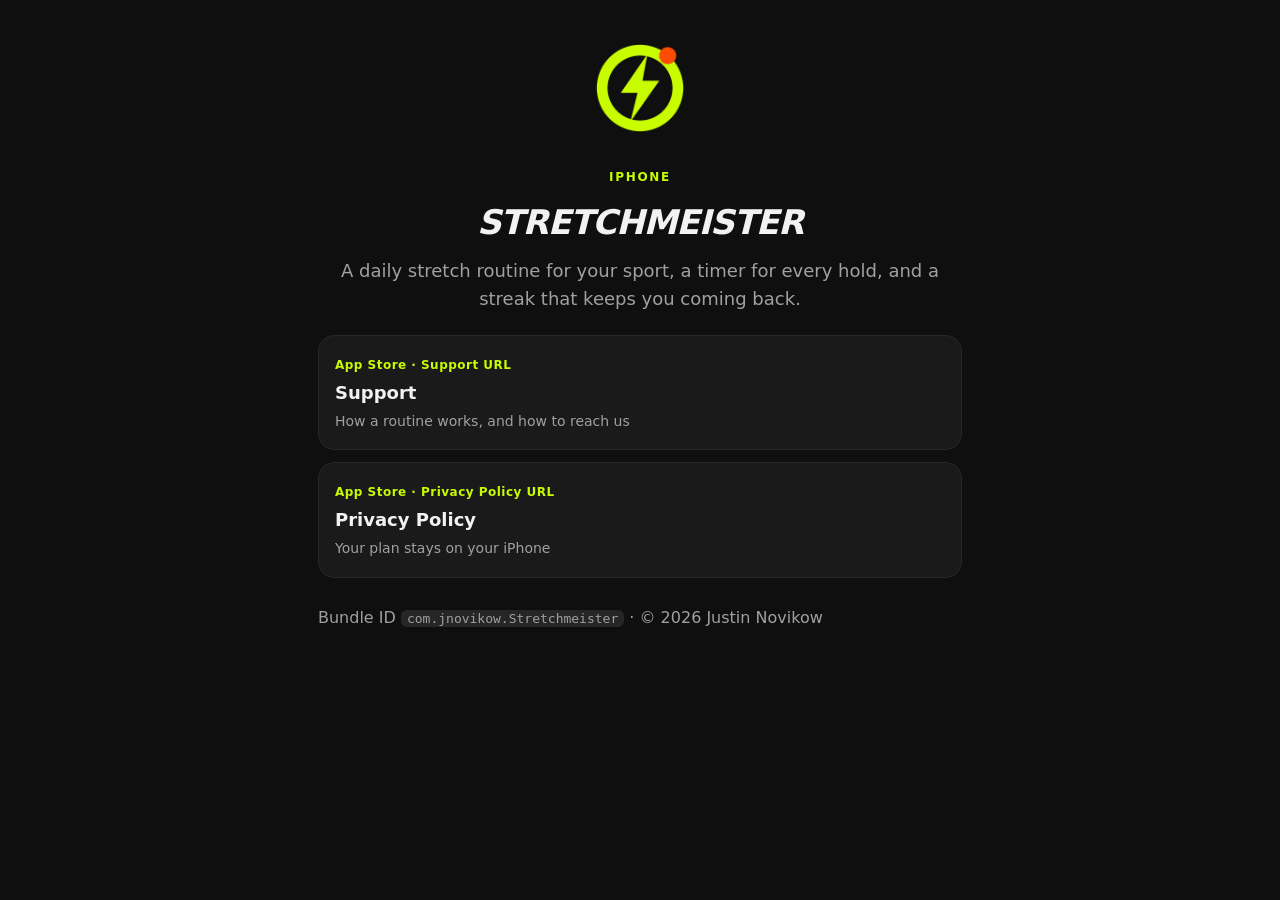
<file: index.html>
<!DOCTYPE html>
<html lang="en">
<head>
  <meta charset="UTF-8" />
  <meta name="viewport" content="width=device-width, initial-scale=1, viewport-fit=cover" />
  <meta name="theme-color" content="#0f0f0f" />
  <title>Stretchmeister</title>
  <meta name="description" content="Stretchmeister builds a daily stretch routine for your sport and keeps the streak going." />
  <link rel="icon" href="icon.png" type="image/png" />
  <link rel="apple-touch-icon" href="icon.png" />
  <link rel="stylesheet" href="styles.css" />
</head>
<body>
  <header class="hero">
    <img class="logo" src="icon.png" width="120" height="120" alt="Stretchmeister" />
    <p class="eyebrow">iPhone</p>
    <h1>Stretchmeister</h1>
    <p class="lede">A daily stretch routine for your sport, a timer for every hold, and a streak that keeps you coming back.</p>
  </header>
  <nav class="cards">
    <a class="card link-card" href="support.html">
      <span class="card-kicker">App Store · Support URL</span>
      <strong>Support</strong>
      <span class="card-desc">How a routine works, and how to reach us</span>
    </a>
    <a class="card link-card" href="privacy.html">
      <span class="card-kicker">App Store · Privacy Policy URL</span>
      <strong>Privacy Policy</strong>
      <span class="card-desc">Your plan stays on your iPhone</span>
    </a>
  </nav>
  <footer class="foot">
    <p>Bundle ID <code>com.jnovikow.Stretchmeister</code> · © 2026 Justin Novikow</p>
  </footer>
</body>
</html>
</file>
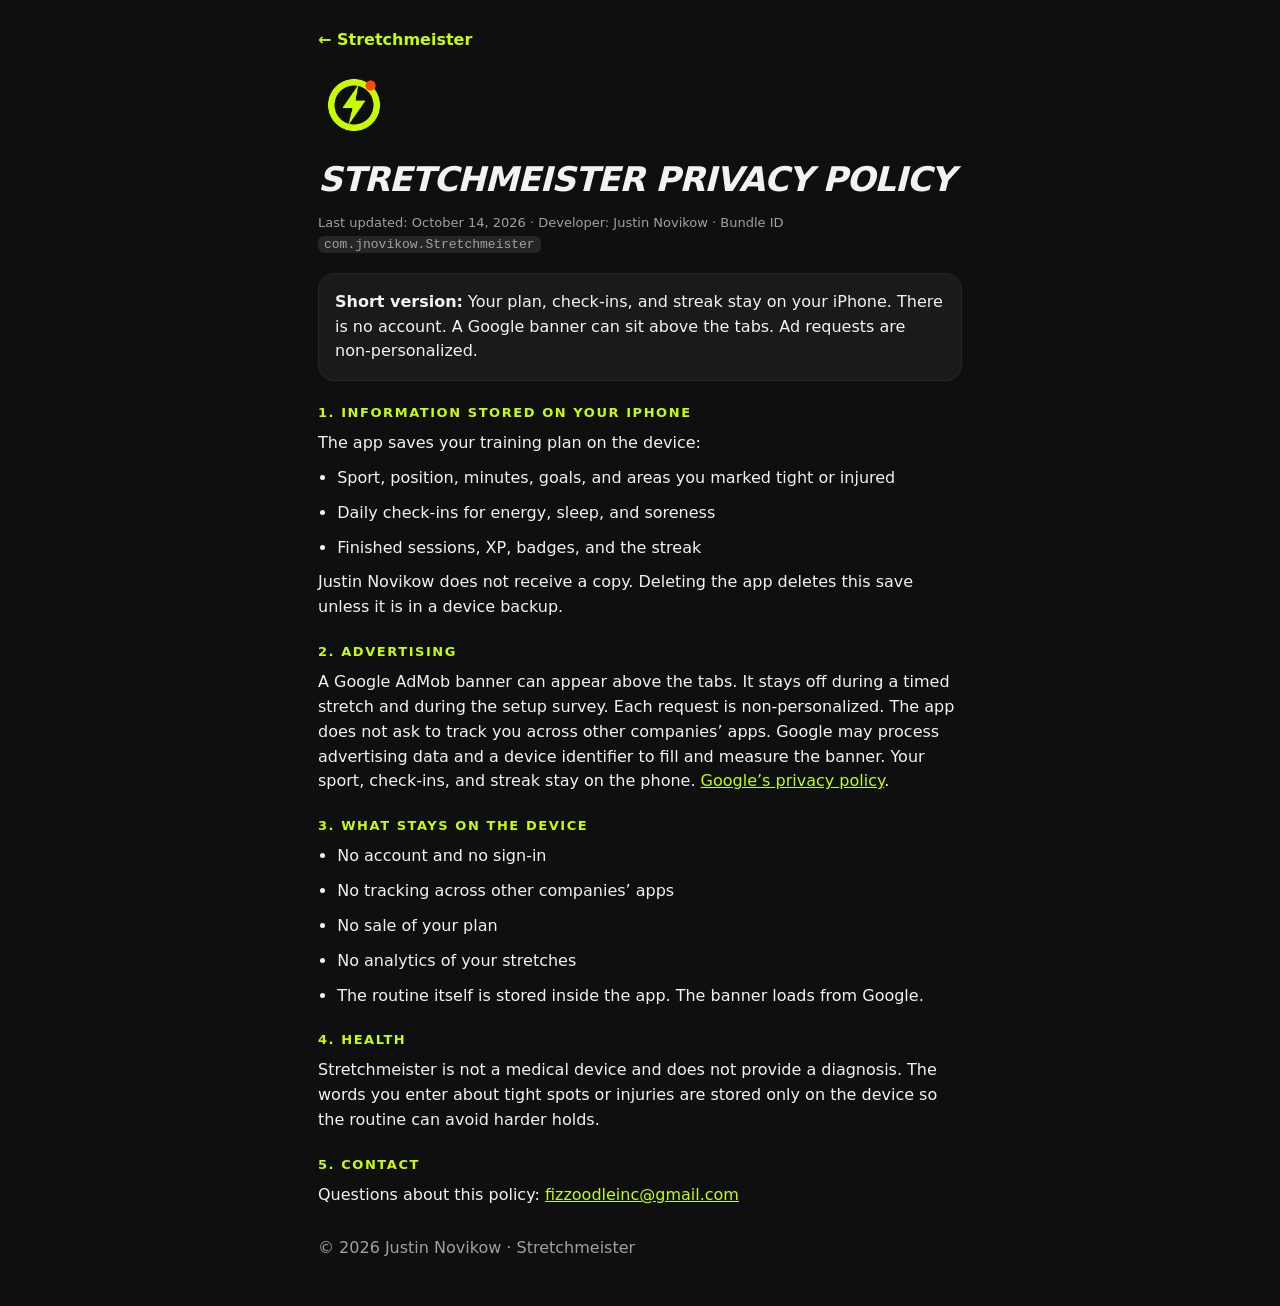
<file: privacy.html>
<!DOCTYPE html>
<html lang="en">
<head>
  <meta charset="UTF-8" />
  <meta name="viewport" content="width=device-width, initial-scale=1, viewport-fit=cover" />
  <meta name="theme-color" content="#0f0f0f" />
  <title>Stretchmeister — Privacy Policy</title>
  <meta name="description" content="Stretchmeister privacy policy for com.jnovikow.Stretchmeister." />
  <link rel="icon" href="icon.png" type="image/png" />
  <link rel="stylesheet" href="styles.css" />
</head>
<body>
  <a class="back" href="index.html">← Stretchmeister</a>
  <img class="logo logo-sm" src="icon.png" width="72" height="72" alt="" />
  <h1>Stretchmeister Privacy Policy</h1>
  <p class="meta">Last updated: October 14, 2026 · Developer: Justin Novikow · Bundle ID <code>com.jnovikow.Stretchmeister</code></p>

  <div class="card">
    <p style="margin:0"><strong>Short version:</strong> Your plan, check-ins, and streak stay on your iPhone. There is no account. A Google banner can sit above the tabs. Ad requests are non-personalized.</p>
  </div>

  <h2>1. Information stored on your iPhone</h2>
  <p>The app saves your training plan on the device:</p>
  <ul>
    <li>Sport, position, minutes, goals, and areas you marked tight or injured</li>
    <li>Daily check-ins for energy, sleep, and soreness</li>
    <li>Finished sessions, XP, badges, and the streak</li>
  </ul>
  <p>Justin Novikow does not receive a copy. Deleting the app deletes this save unless it is in a device backup.</p>

  <h2>2. Advertising</h2>
  <p>A Google AdMob banner can appear above the tabs. It stays off during a timed stretch and during the setup survey. Each request is non-personalized. The app does not ask to track you across other companies’ apps. Google may process advertising data and a device identifier to fill and measure the banner. Your sport, check-ins, and streak stay on the phone. <a href="https://policies.google.com/privacy">Google’s privacy policy</a>.</p>

  <h2>3. What stays on the device</h2>
  <ul>
    <li>No account and no sign-in</li>
    <li>No tracking across other companies’ apps</li>
    <li>No sale of your plan</li>
    <li>No analytics of your stretches</li>
    <li>The routine itself is stored inside the app. The banner loads from Google.</li>
  </ul>

  <h2>4. Health</h2>
  <p>Stretchmeister is not a medical device and does not provide a diagnosis. The words you enter about tight spots or injuries are stored only on the device so the routine can avoid harder holds.</p>

  <h2>5. Contact</h2>
  <p>Questions about this policy: <a href="mailto:fizzoodleinc@gmail.com?subject=Stretchmeister%20Privacy">fizzoodleinc@gmail.com</a></p>
  <footer class="foot"><p>© 2026 Justin Novikow · Stretchmeister</p></footer>
</body>
</html>
</file>
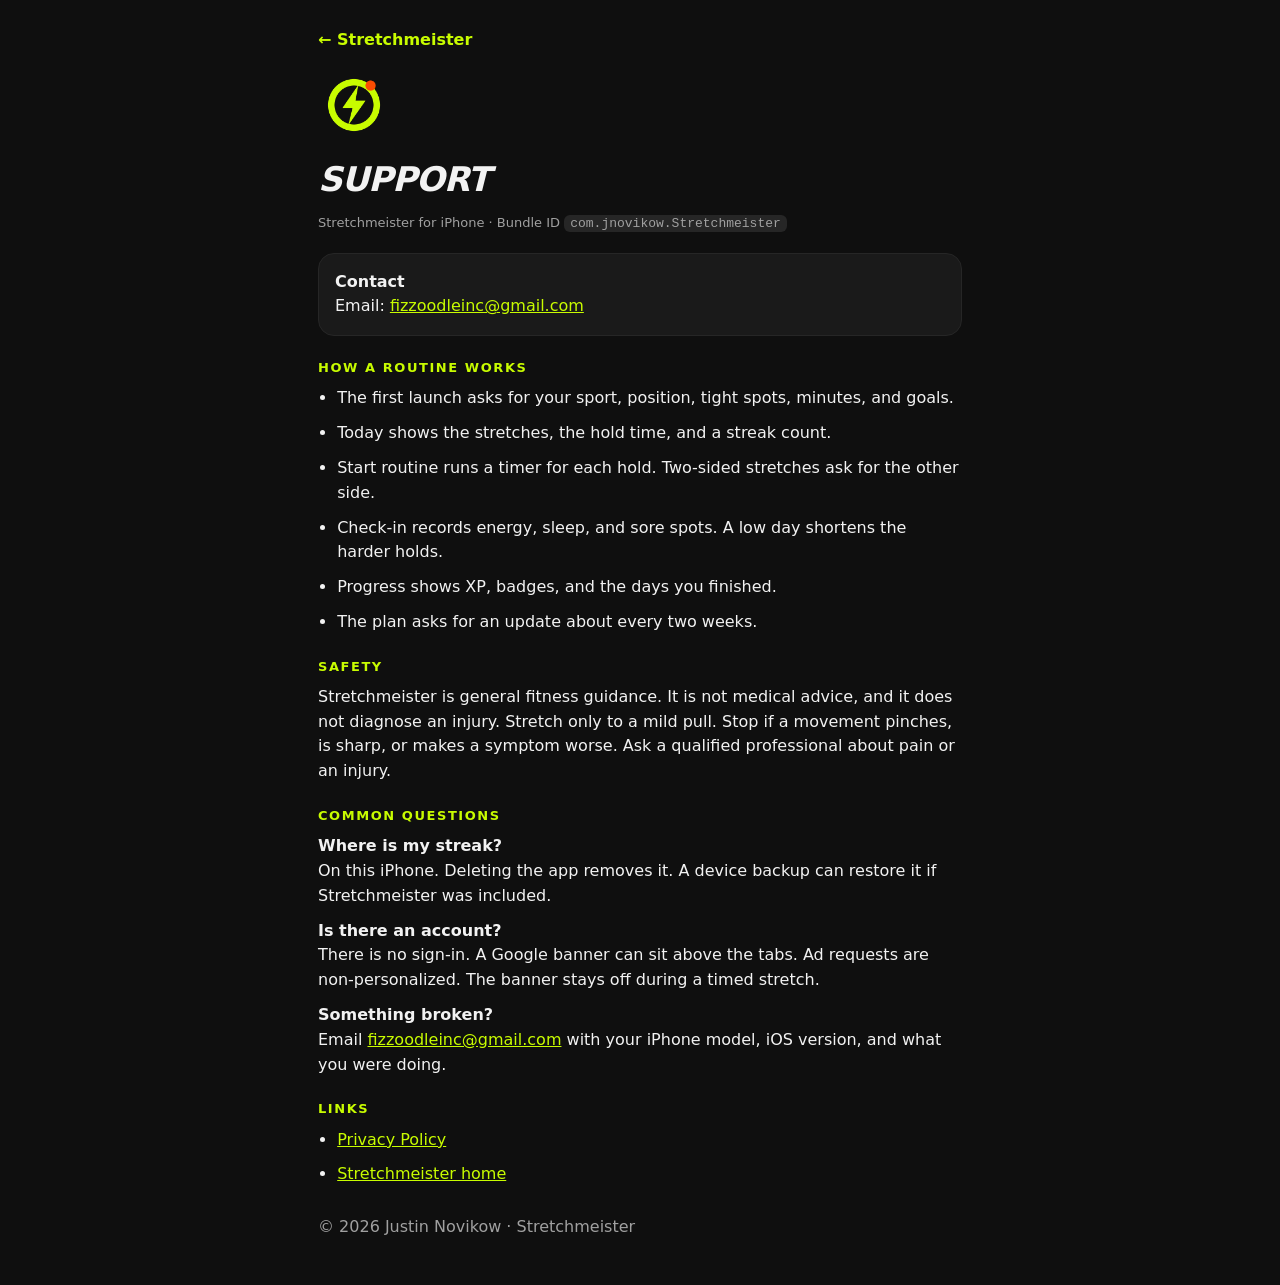
<file: support.html>
<!DOCTYPE html>
<html lang="en">
<head>
  <meta charset="UTF-8" />
  <meta name="viewport" content="width=device-width, initial-scale=1, viewport-fit=cover" />
  <meta name="theme-color" content="#0f0f0f" />
  <title>Stretchmeister — Support</title>
  <meta name="description" content="Stretchmeister support and contact." />
  <link rel="icon" href="icon.png" type="image/png" />
  <link rel="stylesheet" href="styles.css" />
</head>
<body>
  <a class="back" href="index.html">← Stretchmeister</a>
  <img class="logo logo-sm" src="icon.png" width="72" height="72" alt="" />
  <h1>Support</h1>
  <p class="meta">Stretchmeister for iPhone · Bundle ID <code>com.jnovikow.Stretchmeister</code></p>

  <div class="card">
    <p style="margin:0"><strong>Contact</strong><br />
      Email: <a href="mailto:fizzoodleinc@gmail.com?subject=Stretchmeister%20Support">fizzoodleinc@gmail.com</a></p>
  </div>

  <h2>How a routine works</h2>
  <ul>
    <li>The first launch asks for your sport, position, tight spots, minutes, and goals.</li>
    <li>Today shows the stretches, the hold time, and a streak count.</li>
    <li>Start routine runs a timer for each hold. Two-sided stretches ask for the other side.</li>
    <li>Check-in records energy, sleep, and sore spots. A low day shortens the harder holds.</li>
    <li>Progress shows XP, badges, and the days you finished.</li>
    <li>The plan asks for an update about every two weeks.</li>
  </ul>

  <h2>Safety</h2>
  <p>Stretchmeister is general fitness guidance. It is not medical advice, and it does not diagnose an injury. Stretch only to a mild pull. Stop if a movement pinches, is sharp, or makes a symptom worse. Ask a qualified professional about pain or an injury.</p>

  <h2>Common questions</h2>
  <p><strong>Where is my streak?</strong><br />
    On this iPhone. Deleting the app removes it. A device backup can restore it if Stretchmeister was included.</p>
  <p><strong>Is there an account?</strong><br />
    There is no sign-in. A Google banner can sit above the tabs. Ad requests are non-personalized. The banner stays off during a timed stretch.</p>
  <p><strong>Something broken?</strong><br />
    Email <a href="mailto:fizzoodleinc@gmail.com?subject=Stretchmeister%20Bug">fizzoodleinc@gmail.com</a> with your iPhone model, iOS version, and what you were doing.</p>

  <h2>Links</h2>
  <ul>
    <li><a href="privacy.html">Privacy Policy</a></li>
    <li><a href="index.html">Stretchmeister home</a></li>
  </ul>
  <footer class="foot"><p>© 2026 Justin Novikow · Stretchmeister</p></footer>
</body>
</html>
</file>
<file: styles.css>
:root {
  --bg: #0f0f0f;
  --fg: #f2f2f2;
  --muted: #a0a0a0;
  --accent: #c8fc00;
  --card: #1a1a1a;
  --border: #262626;
}

* { box-sizing: border-box; margin: 0; padding: 0; }

body {
  font-family: "SF Pro Display", "Segoe UI", system-ui, -apple-system, sans-serif;
  background: var(--bg);
  color: var(--fg);
  line-height: 1.55;
  padding: 28px 18px calc(36px + env(safe-area-inset-bottom));
  max-width: 680px;
  margin: 0 auto;
}

.hero { text-align: center; margin-bottom: 22px; }
.logo { width: 120px; height: 120px; border-radius: 28px; margin-bottom: 12px; }
.logo-sm { width: 72px; height: 72px; border-radius: 18px; display: block; margin: 8px 0 12px; }
.eyebrow { letter-spacing: 0.14em; text-transform: uppercase; color: var(--accent); font-size: 12px; font-weight: 800; }
h1 { font-size: 34px; letter-spacing: -0.03em; margin: 4px 0 8px; font-style: italic; text-transform: uppercase; }
h2 { font-size: 13px; letter-spacing: 0.12em; text-transform: uppercase; color: var(--accent); margin: 22px 0 8px; }
.lede, .meta { color: var(--muted); }
.lede { font-size: 18px; }
.meta { font-size: 13px; margin-bottom: 18px; }
p, li { font-size: 16px; margin-bottom: 10px; }
ul { padding-left: 1.2em; margin-bottom: 8px; }
a { color: var(--accent); }
code { font-size: 13px; background: #262626; padding: 1px 6px; border-radius: 6px; }

.cards { display: grid; gap: 12px; }
.card, .link-card {
  background: var(--card);
  border: 1px solid var(--border);
  border-radius: 16px;
  padding: 16px;
}
.link-card { display: block; text-decoration: none; color: inherit; }
.link-card strong { display: block; font-size: 18px; margin: 2px 0; }
.card-kicker { color: var(--accent); font-size: 12px; font-weight: 800; letter-spacing: 0.04em; }
.card-desc { color: var(--muted); font-size: 14px; }
.back { display: inline-block; margin-bottom: 8px; font-weight: 700; text-decoration: none; }
.foot { margin-top: 28px; color: var(--muted); font-size: 13px; }
</file>
